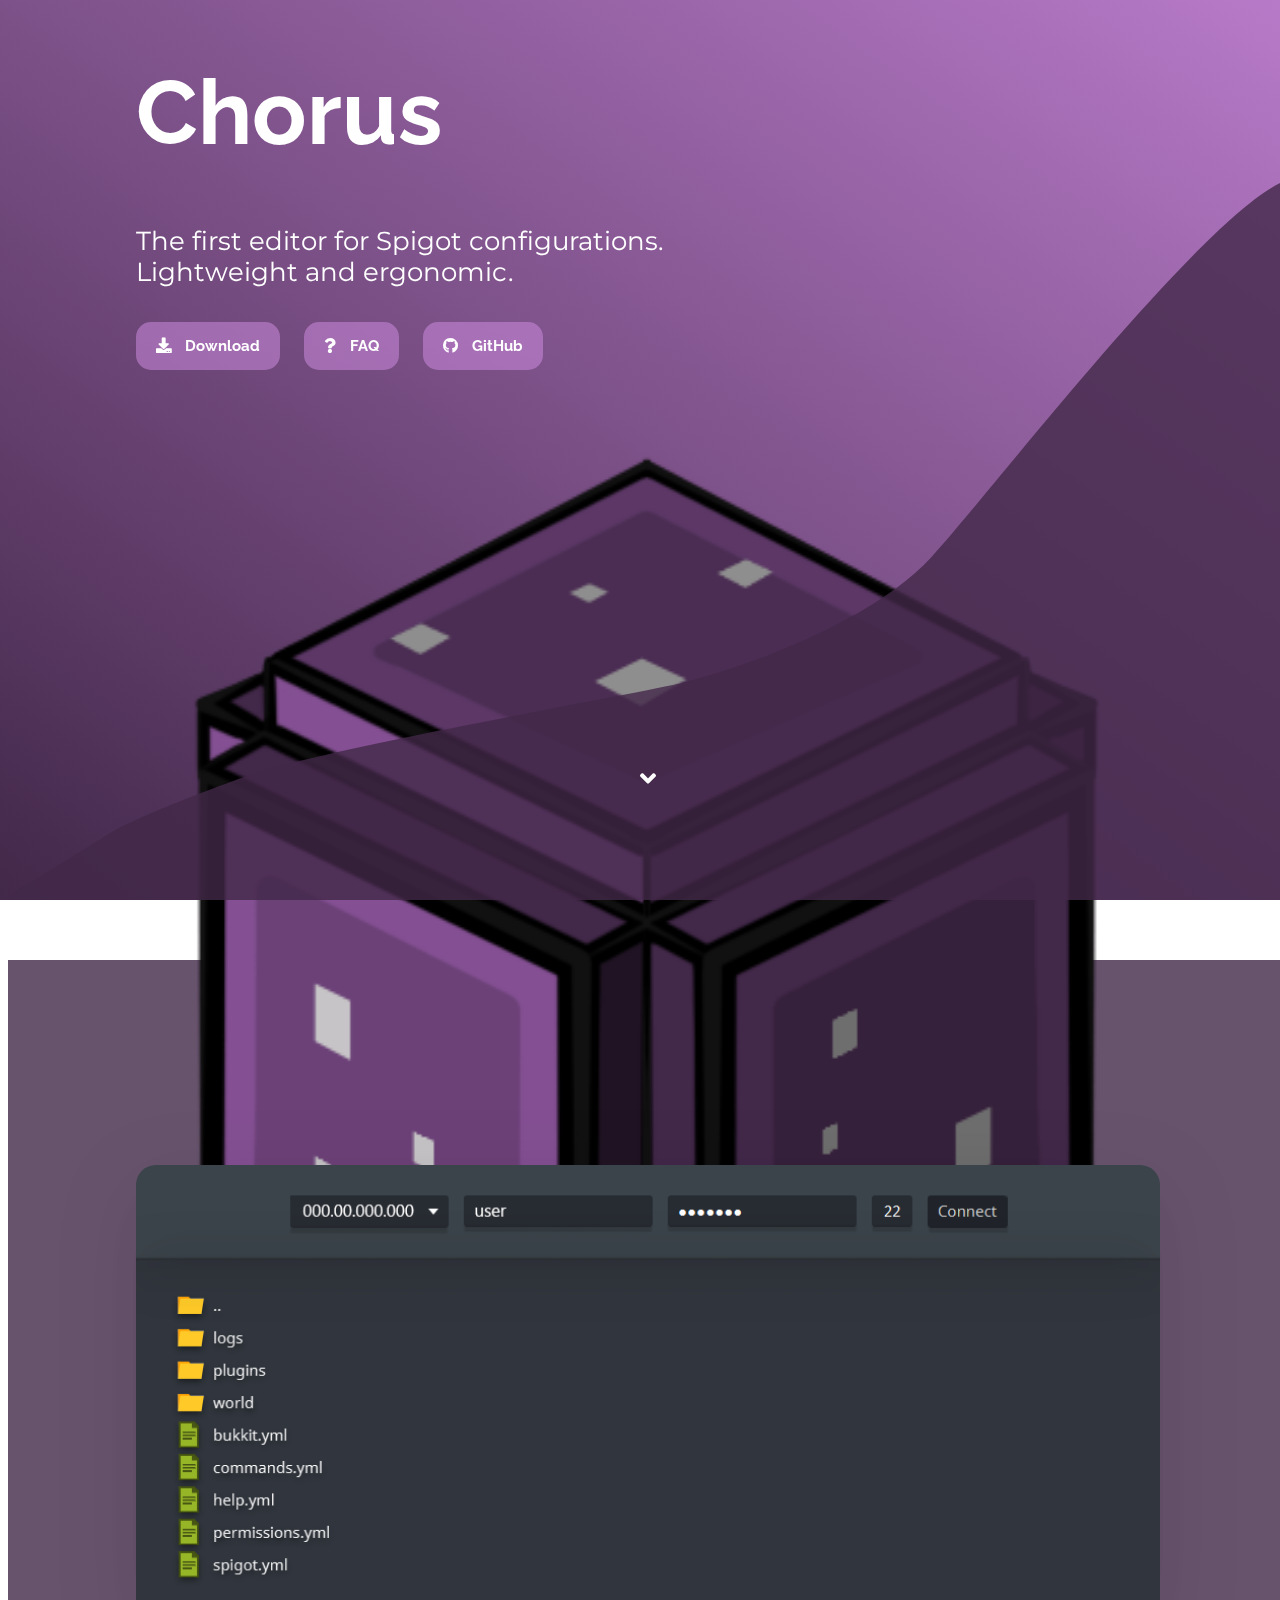
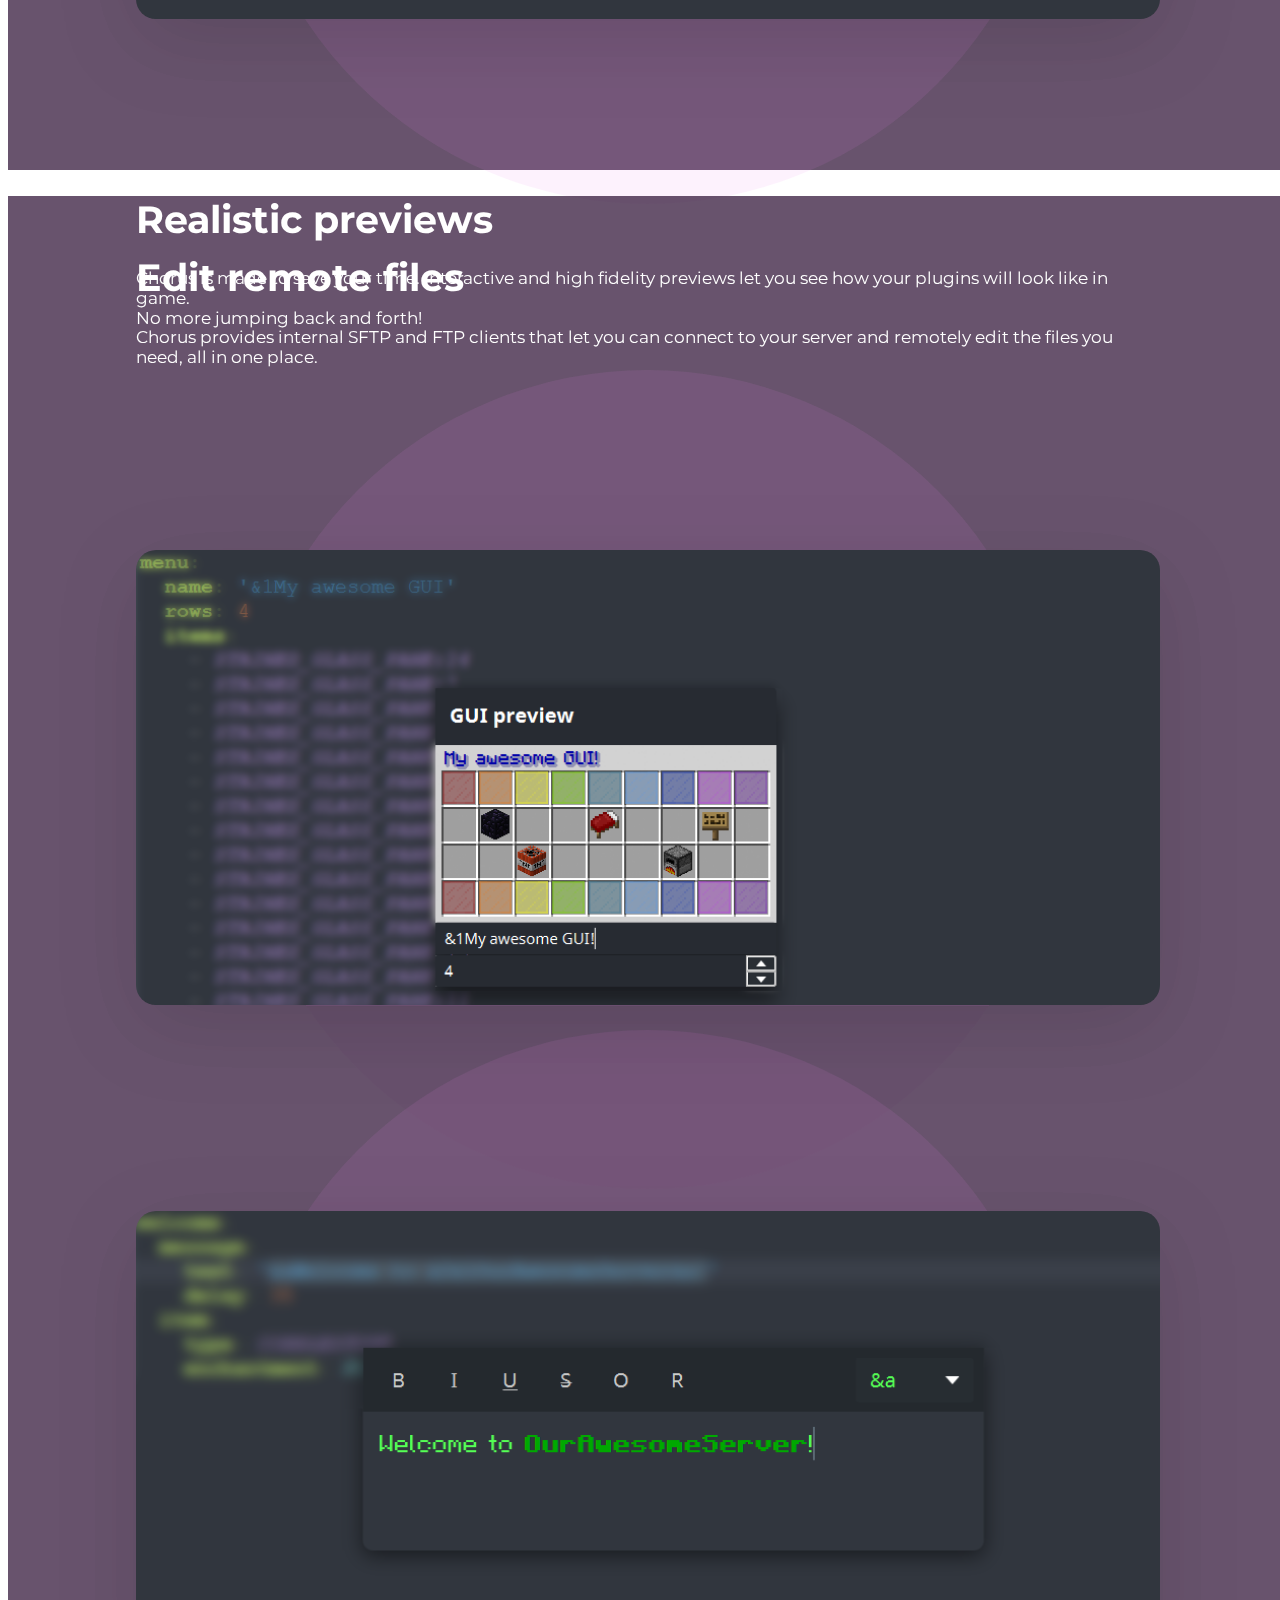
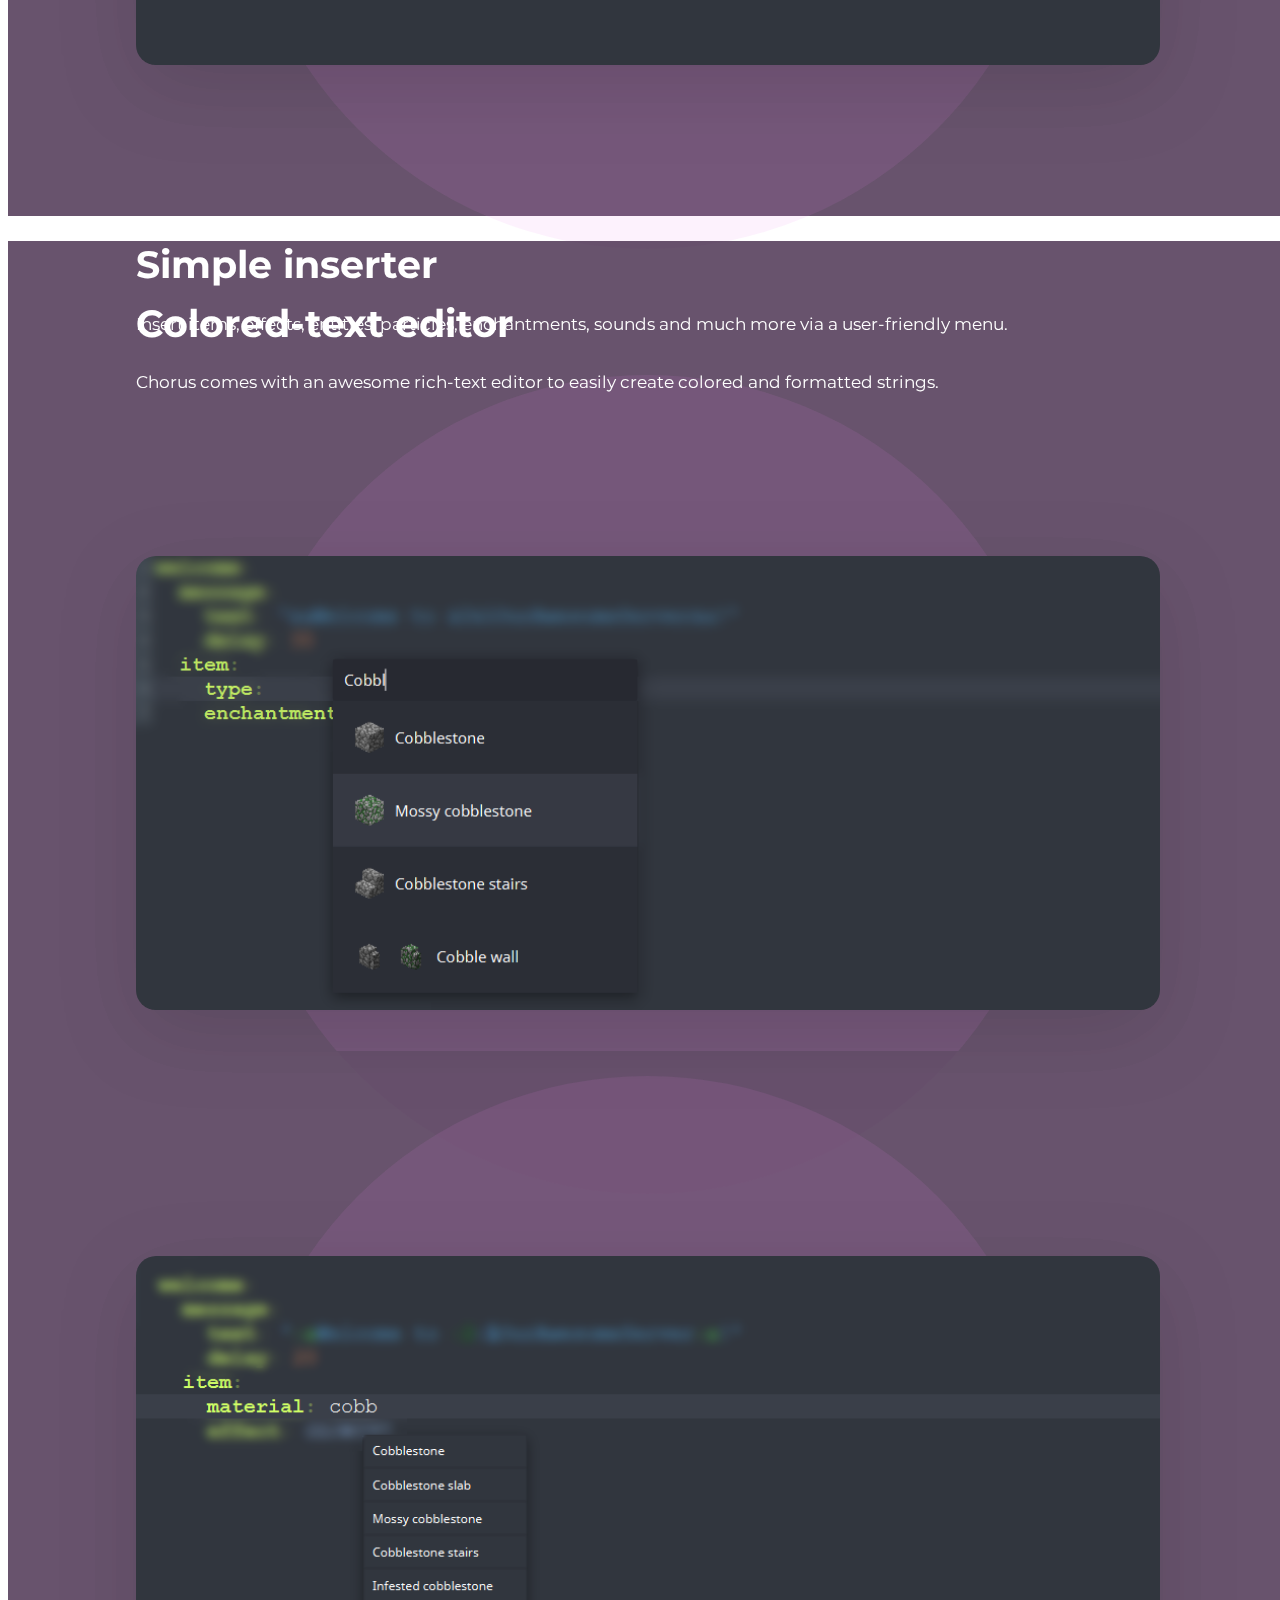
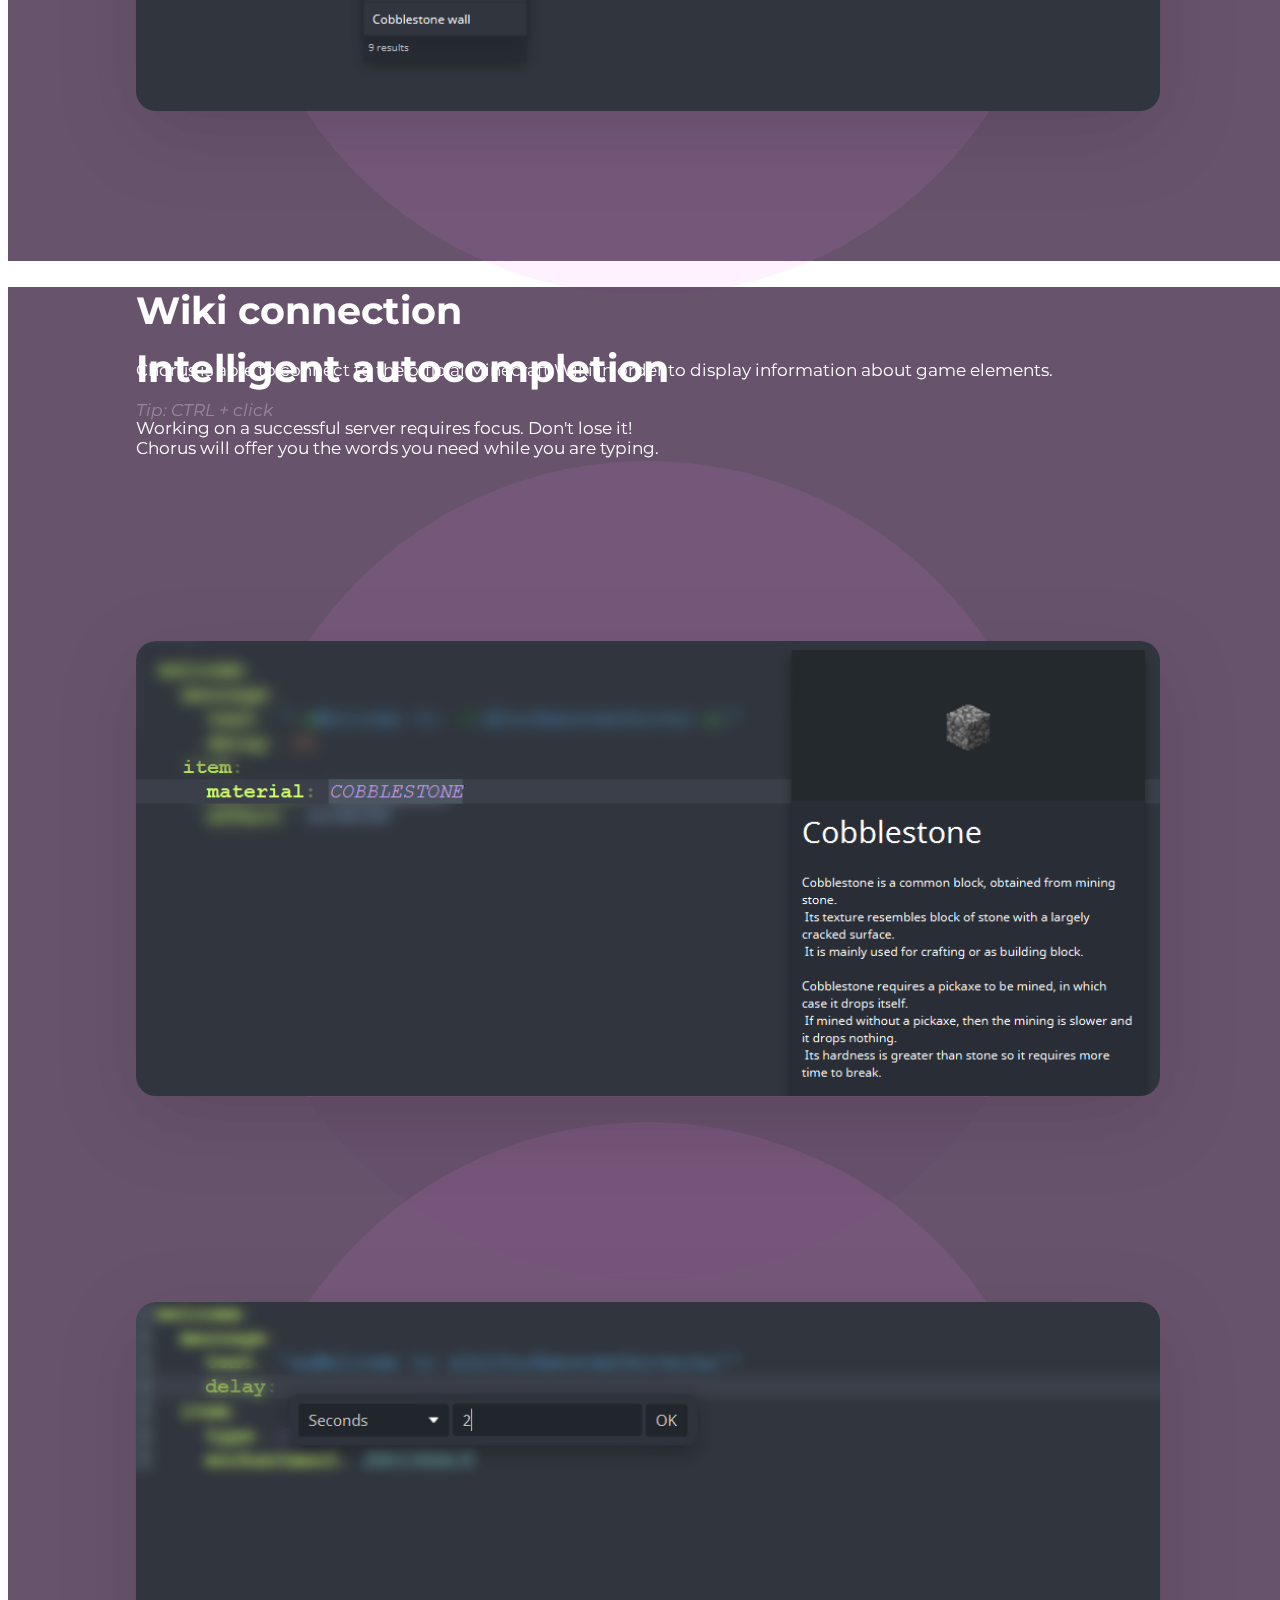
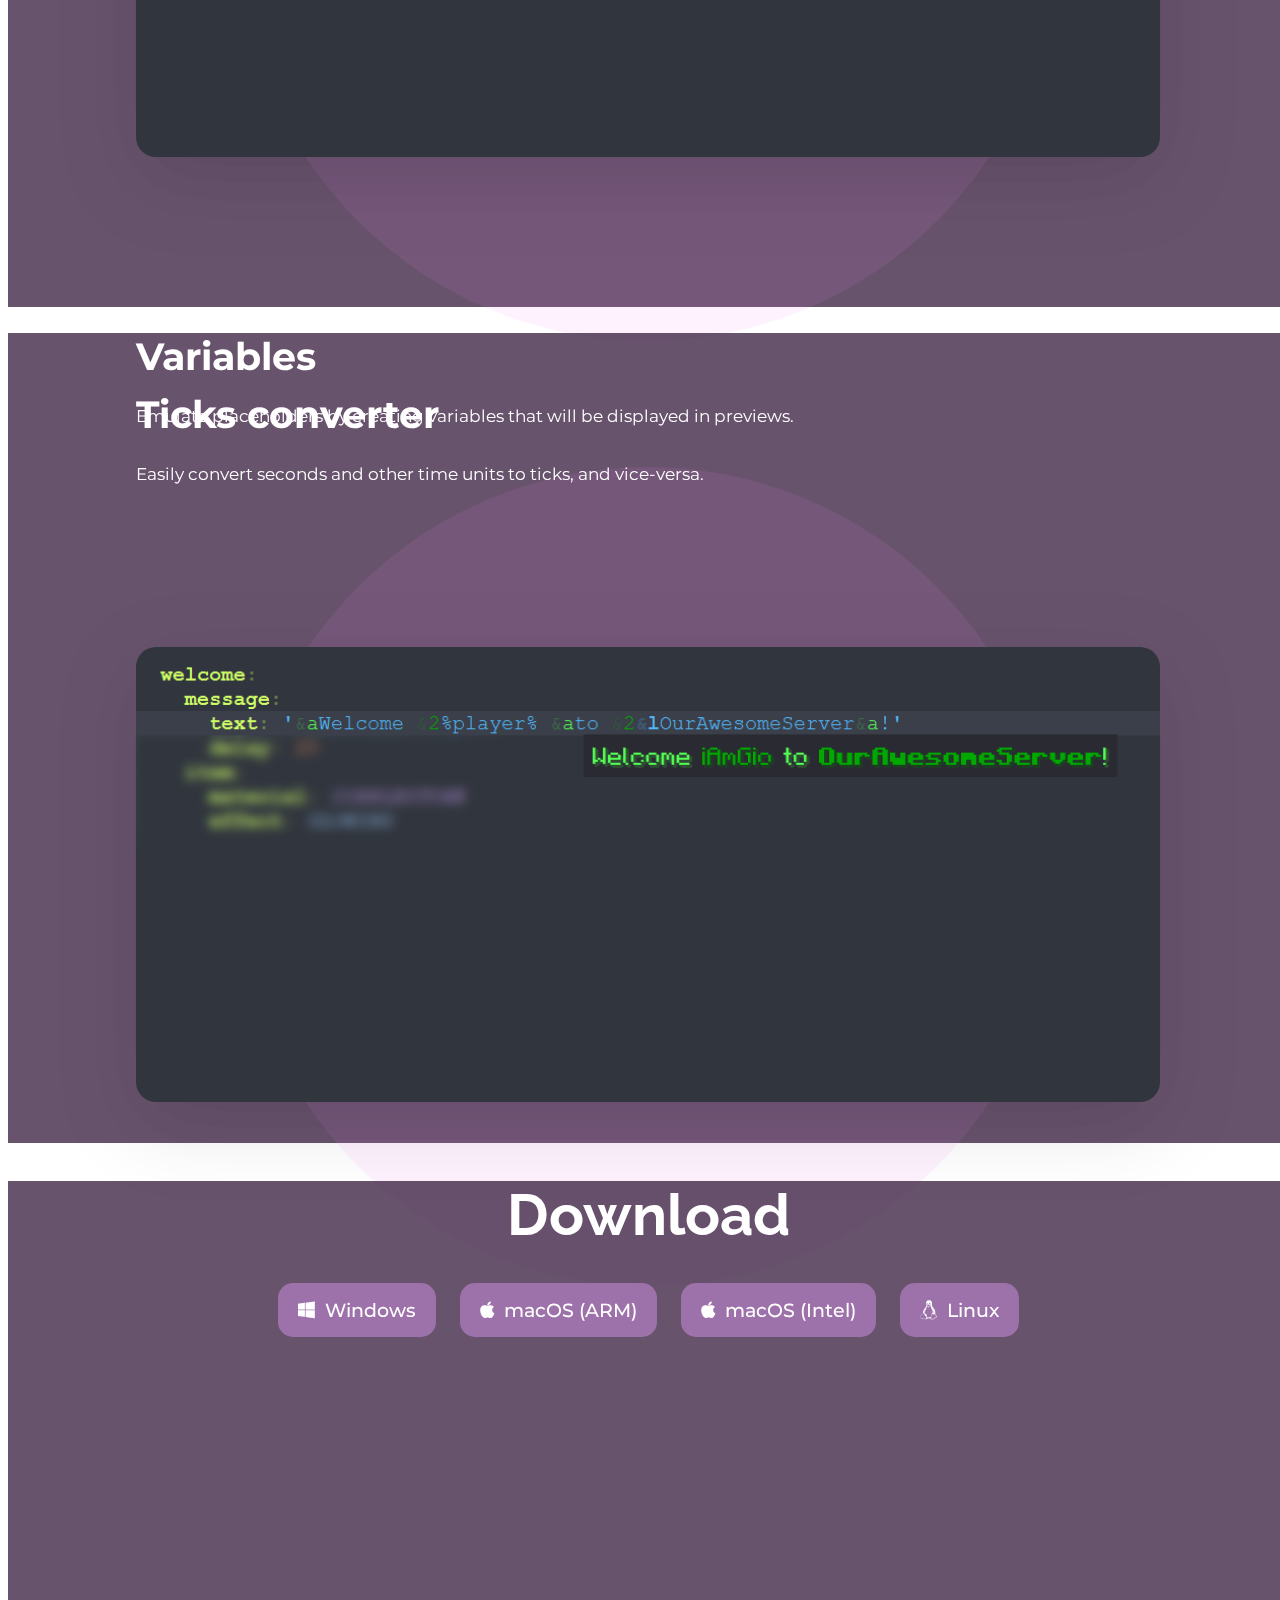
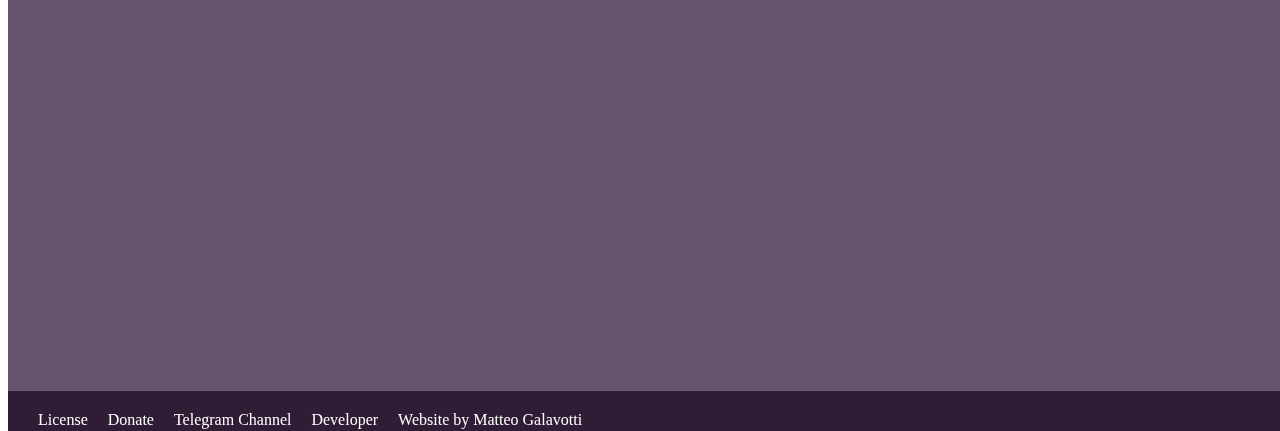
<file: index.html>
<!DOCTYPE html>
<html lang="en">
<head>
    <meta charset="UTF-8">
    <meta name="viewport" content="width=device-width, initial-scale=1.0">
    <meta name="description" content="The first editor for Spigot configurations. Lightweight and ergonomic.">
    <meta name="keywords" content="editor, chorus, minecraft, spigot, spigot editor, yaml, yml editor, yml, plugin, plugins, minecraft plugin">
    <title>Chorus</title>
    <link rel="icon" type="image/png" href="img/logo.png"/>
    <link rel="stylesheet" href="style/style.css">
    <link rel="stylesheet" href="style/mobile.css">
    <link href="https://cdn.jsdelivr.net/npm/bootstrap@5.0.0-beta1/dist/css/bootstrap.min.css" rel="stylesheet" integrity="sha384-giJF6kkoqNQ00vy+HMDP7azOuL0xtbfIcaT9wjKHr8RbDVddVHyTfAAsrekwKmP1" crossorigin="anonymous">
    <link rel="stylesheet" href="https://cdnjs.cloudflare.com/ajax/libs/font-awesome/5.15.1/css/all.min.css">
</head>
<body>
    <img src="img/wave3.svg" draggable="false" class="home-wave" alt="Wave">
    <div class="slide-home">
        <div class="container-1 h-100" style="z-index: 99;">
            <div class="row h-100">
                <div class="col-9 my-auto home-left">
                    <h1 class="title">Chorus</h1>
                    <p class="desc">The first editor for Spigot configurations. <br> Lightweight and ergonomic.</p>
                    <a href="#download"><div class="button" style="margin-right: 20px"><i class="fas fa-download"></i> Download</div></a>
                    <a href="faq.html" target="_blank"><div class="button" style="margin-right: 20px"><i class="fas fa-question"></i> FAQ</div></a>
                    <a href="https://github.com/iAmGio/chorus" target=”_blank”><div class="button" ><i class="fab fa-github"></i> GitHub</div></a>
                </div>
                <div class="col-3 my-auto home-right">
                    <img src="img/logo.png" alt="Logo" style="width: 100%; height: auto;">
                </div>
            </div>
        </div>
            <div class="arrow">
                <a href="#feature"><i class="fas fa-angle-down"></i></a>
            </div>
    </div>

    <div class="slide-feature" id='feature'>
        <div class="container-1 h-100" style="z-index: 99;">
            <div class="row h-100">
                <div class="col my-auto mr-2 image">
                    <img src="img/slide1.png" alt="Feature">
                </div>
                <div class="col-1"></div>
                <div class="col my-auto text">
                    <h1 class="title">Edit remote files</h1>
                    <p class="desc mt-1">Chorus provides internal SFTP and FTP clients that let you can connect to your server and remotely edit the files you need, all in one place.</p>
                </div>
            </div>
        </div>
    </div>

    <div class="slide-feature">
        <div class="container-1 h-100" style="z-index: 99;">
            <div class="row h-100">
                <div class="col my-auto text">
                    <h1 class="title">Realistic previews</h1>
                    <p class="desc mt-1">Chorus is made to save your time.
                        Interactive and high fidelity previews let you see how your plugins will look like in game.
                        <br> No more jumping back and forth!
                    </p>
                </div>
                <div class="col-1"></div>
                <div class="col my-auto mr-2 image">
                    <img src="img/slide3.png" alt="Feature">
                </div>
            </div>
        </div>
    </div>

    <div class="slide-feature">
        <div class="container-1 h-100" style="z-index: 99;">
            <div class="row h-100">
                <div class="col my-auto mr-2 image">
                    <img src="img/slide5.png" alt="Feature">
                </div>
                <div class="col-1"></div>
                <div class="col my-auto text">
                    <h1 class="title">Colored-text editor</h1>
                    <p class="desc mt-1">Chorus comes with an awesome rich-text editor to easily create colored and formatted strings.</p>
                </div>
            </div>
        </div>
    </div>

    <div class="slide-feature">
        <div class="container-1 h-100" style="z-index: 99;">
            <div class="row h-100">
                <div class="col my-auto text">
                    <h1 class="title">Simple inserter</h1>
                    <p class="desc mt-1">Insert items, effects, entities, particles, enchantments, sounds and much more via a user-friendly menu.</p>
                </div>
                <div class="col-1"></div>
                <div class="col my-auto mr-2 image">
                    <img src="img/slide4.png" alt="Feature">
                </div>
            </div>
        </div>
    </div>

    <div class="slide-feature">
        <div class="container-1 h-100" style="z-index: 99;">
            <div class="row h-100">
                <div class="col my-auto mr-2 image">
                    <img src="img/slide2.png" alt="Feature">
                </div>
                <div class="col-1"></div>
                <div class="col my-auto text">
                    <h1 class="title">Intelligent autocompletion</h1>
                    <p class="desc mt-1">Working on a successful server requires focus. Don't lose it!
                        <br>Chorus will offer you the words you need while you are typing.
                    </p>
                </div>
            </div>
        </div>
    </div>

    <div class="slide-feature">
        <div class="container-1 h-100" style="z-index: 99;">
            <div class="row h-100">
                <div class="col my-auto text">
                    <h1 class="title">Wiki connection</h1>
                    <p class="desc mt-1">
                        Chorus is able to connect to the official Minecraft Wiki in order to display information about game elements.
                        <br><br><i style="mix-blend-mode: soft-light">Tip: CTRL + click</i>
                    </p>
                </div>
                <div class="col-1"></div>
                <div class="col my-auto mr-2 image">
                    <img src="img/slide6.png" alt="Feature">
                </div>
            </div>
        </div>
    </div>

    <div class="slide-feature">
        <div class="container-1 h-100" style="z-index: 99;">
            <div class="row h-100">
                <div class="col my-auto mr-2 image">
                    <img src="img/slide7.png" alt="Feature">
                </div>
                <div class="col-1"></div>
                <div class="col my-auto text">
                    <h1 class="title">Ticks converter</h1>
                    <p class="desc mt-1">Easily convert seconds and other time units to ticks, and vice-versa.</p>
                </div>
            </div>
        </div>
    </div>

    <div class="slide-feature">
        <div class="container-1 h-100" style="z-index: 99;">
            <div class="row h-100">
                <div class="col my-auto text">
                    <h1 class="title">Variables</h1>
                    <p class="desc mt-1">Emulate placeholders by creating variables that will be displayed in previews.</p>
                </div>
                <div class="col-1"></div>
                <div class="col my-auto mr-2 image">
                    <img src="img/slide8.png" alt="Feature">
                </div>
            </div>
        </div>
    </div>

    <div class="slide-2">
        <div class="container-1 h-100" style="z-index: 99;">
            <div class="row h-100" id="download">
                <div class="col my-auto">
                    <h1 class="title">Download</h1>
                    <p class="subtitle"><b id="version"></b> <span id="date"></span></p>
                    <div style="text-align: center;">
                        <a id="exec_exe" href=""><div class="button" style="margin-right: 20px"><i class="fab fa-windows"></i>Windows</div></a>
                        <a id="exec_arm_app" href=""><div class="button" style="margin-right: 20px"><i class="fab fa-apple"></i>macOS (ARM)</div></a>
                        <a id="exec_x86_app" href=""><div class="button" style="margin-right: 20px"><i class="fab fa-apple"></i>macOS (Intel)</div></a>
                        <a id="exec_jar" href=""><div class="button"><i class="fab fa-linux"></i>Linux</div></a>
                    </div>
                </div>
                </div>
            </div>
        </div>

    <div class="footer clearfix">
    <div class="content ">
        <a href="https://github.com/iAmGio/chorus/blob/master/LICENSE">License</a>
        <a href="https://paypal.me/giogar">Donate</a>
        <a href="https://t.me/chorusmc">Telegram Channel</a>
        <a href="https://t.me/iAmGio">Developer</a>
        <a href="https://t.me/moonmatt">Website by Matteo Galavotti</a>
    </div>
</div>

    <script src="script/script.js"></script>
    <script>updateDownloadUrls()</script>
</body>
</html>
</file>
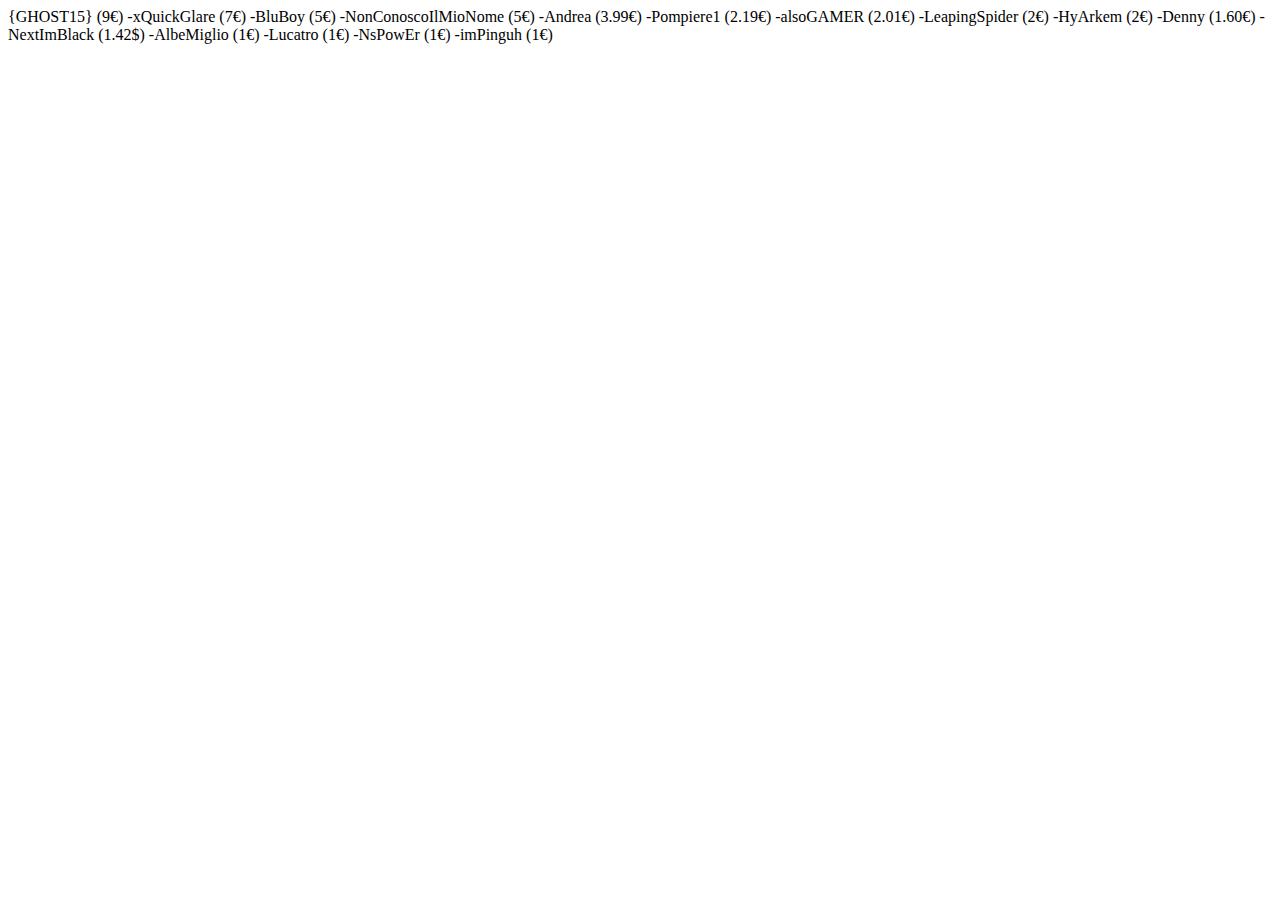
<file: donors.html>
<!DOCTYPE html>
<html>
<head>
  <meta charset="utf-8">
  <title>Chorus - Donors</title>
</head>
<body>
{GHOST15} (9€)
-xQuickGlare (7€)
-BluBoy (5€)
-NonConoscoIlMioNome (5€)
-Andrea (3.99€)
-Pompiere1 (2.19€)
-alsoGAMER (2.01€)
-LeapingSpider (2€)
-HyArkem (2€)
-Denny (1.60€)
-NextImBlack (1.42$)
-AlbeMiglio (1€)
-Lucatro (1€)
-NsPowEr (1€)
-imPinguh (1€)
</body>
</html>
</file>
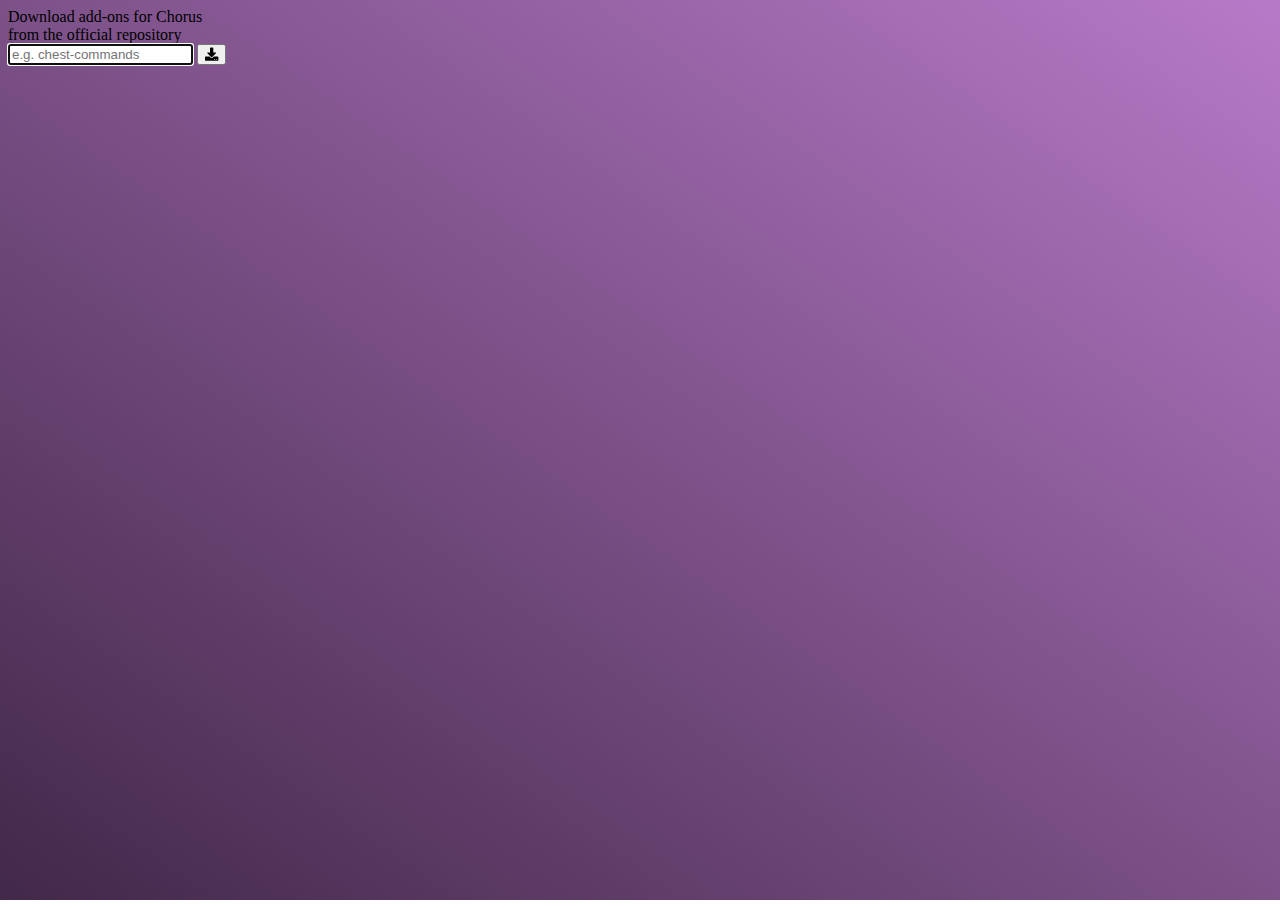
<file: download-addon.html>
<!DOCTYPE html>
<html lang="en">
<head>
    <meta charset="UTF-8">
    <meta name="viewport" content="width=device-width, initial-scale=1.0">
    <title>Download add-ons</title>
    <link rel="icon" type="image/png" href="img/logo.png"/>
    <link rel="stylesheet" href="style/style.css">
    <link rel="stylesheet" href="style/mobile.css">
    <link href="https://cdn.jsdelivr.net/npm/bootstrap@5.0.0-beta1/dist/css/bootstrap.min.css" rel="stylesheet"
          integrity="sha384-giJF6kkoqNQ00vy+HMDP7azOuL0xtbfIcaT9wjKHr8RbDVddVHyTfAAsrekwKmP1" crossorigin="anonymous">
    <link rel="stylesheet" href="https://cdnjs.cloudflare.com/ajax/libs/font-awesome/5.15.1/css/all.min.css">
</head>
<body>
<div class="download-addons">
    <div class="content">
        <span class="title">Download add-ons for Chorus</span><br>
        <span class="subtitle">from the official repository</span>
        <label for="addon-field" style="display: none"></label>
        <div id="addon-search">
            <div class="input-group mb-3">
                <input type="text" autofocus="autofocus" class="form-control" id="addon-field" name="addon" placeholder="e.g. chest-commands" aria-label="e.g. chest-commands" aria-describedby="addon-btn">
                <button class="btn btn-outline-secondary download" type="button" id="addon-btn" onclick="downloadAddon()">
                    <i id="addon-button-content" class="fas fa-download"></i>
                </button>
            </div>
        </div>
    </div>
</div>

<script src="script/api/gitzip/FileSaver.min.js"></script>
<script src="script/api/gitzip/jszip.min.js"></script>
<script src="script/api/gitzip/API.js"></script>
<script src="script/script.js"></script>
<script>initAddonFieldListener()</script>
</body>
</html>
</file>
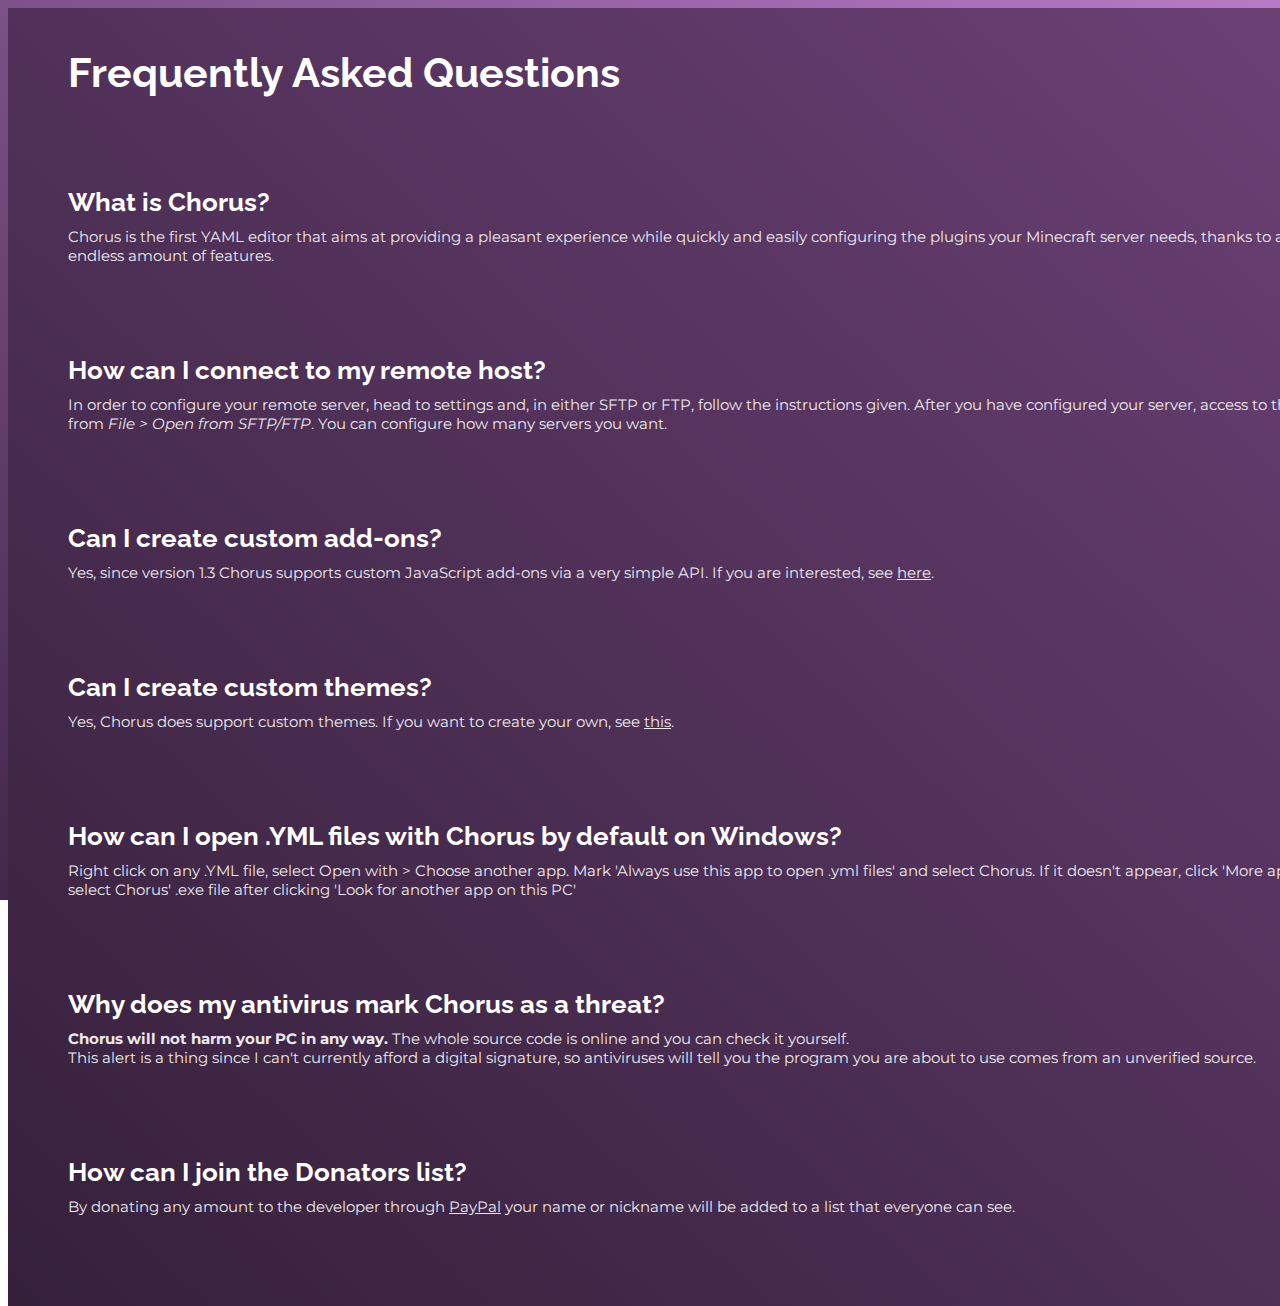
<file: faq.html>
<!DOCTYPE html>
<html lang="en">
<head>
    <meta charset="UTF-8">
    <meta name="viewport" content="width=device-width, initial-scale=1.0">
    <title>Chorus</title>
    <link rel="stylesheet" href="style/style.css">
    <link rel="stylesheet" href="style/mobile.css">
    <link href="https://cdn.jsdelivr.net/npm/bootstrap@5.0.0-beta1/dist/css/bootstrap.min.css" rel="stylesheet" integrity="sha384-giJF6kkoqNQ00vy+HMDP7azOuL0xtbfIcaT9wjKHr8RbDVddVHyTfAAsrekwKmP1" crossorigin="anonymous">
    <link rel="stylesheet" href="https://cdnjs.cloudflare.com/ajax/libs/font-awesome/5.15.1/css/all.min.css">
</head>
<body class="faqs">
    <div class="title">Frequently Asked Questions</div>

    <div class="faq">
        <div class="question">What is Chorus?</div>
        <div class="answer">Chorus is the first YAML editor that aims at providing a pleasant experience while quickly and easily configuring the plugins your Minecraft server needs, thanks to an endless amount of features.</div>
    </div>

    <div class="faq">
        <div class="question">How can I connect to my remote host?</div>
        <div class="answer">In order to configure your remote server, head to settings and, in either SFTP or FTP, follow the instructions given. After you have configured your server, access to the server from <i>File > Open from SFTP/FTP</i>. You can configure how many servers you want.</div>
    </div>

    <div class="faq">
        <div class="question">Can I create custom add-ons?</div>
        <div class="answer">Yes, since version 1.3 Chorus supports custom JavaScript add-ons via a very simple API. If you are interested, see <a href='https://github.com/iAmGio/chorus#writing-your-own-add-on' target='_blank'>here</a>.</div>
    </div>

    <div class="faq">
        <div class="question">Can I create custom themes?</div>
        <div class="answer">Yes, Chorus does support custom themes. If you want to create your own, see <a href='https://github.com/iAmGio/chorus#creating-your-own-theme' target='_blank'>this</a>.</div>
    </div>

    <div class="faq">
        <div class="question">How can I open .YML files with Chorus by default on Windows?</div>
        <div class="answer">Right click on any .YML file, select Open with > Choose another app. Mark 'Always use this app to open .yml files' and select Chorus. If it doesn't appear, click 'More apps' and select Chorus' .exe file after clicking 'Look for another app on this PC'</div>
    </div>

    <div class="faq">
        <div class="question">Why does my antivirus mark Chorus as a threat?</div>
        <div class="answer"><b>Chorus will not harm your PC in any way.</b> The whole source code is online and you can check it yourself.<br>This alert is a thing since I can't currently afford a digital signature, so antiviruses will tell you the program you are about to use comes from an unverified source.</div>
    </div>

    <div class="faq">
        <div class="question">How can I join the Donators list?</div>
        <div class="answer">By donating any amount to the developer through <a href='http://donate.chorusmc.org' target='_blank'>PayPal</a> your name or nickname will be added to a list that everyone can see.</div>
    </div>
</body>
</html>
</file>
<file: style/style.css>
@import url('https://fonts.googleapis.com/css2?family=Raleway:ital,wght@0,100;0,200;0,300;0,400;0,500;0,600;0,700;0,800;0,900;1,100;1,200;1,300;1,400;1,500;1,600;1,700;1,800;1,900&display=swap');
@import url('https://fonts.googleapis.com/css2?family=Montserrat:ital,wght@0,100;0,200;0,300;0,400;0,500;0,600;0,700;0,800;0,900;1,100;1,200;1,300;1,400;1,500;1,600;1,700;1,800;1,900&display=swap');

html, body {
    height: 100%;
    width: 100%;
    background: linear-gradient(to top right, #422849, #b77ac8) no-repeat fixed;
    background-size: cover;
}

.slide-home {
    height: 100%;
}

.home-wave {
    position: absolute;
    opacity: 1;
    bottom: 0;
    z-index: 1;
    -webkit-user-select: none;
    -khtml-user-select: none;
    -moz-user-select: none;
    -o-user-select: none;
    user-select: none;
    width: 100%;
}

.home-left {
    z-index: 99;
}

.home-right {
    z-index: 99;
}

.home-left .title {
    font-size: 7vw;
    font-weight: bold;
    color: #fff;
    font-family: 'Raleway', sans-serif;
}

.home-left .desc {
    font-size: 2vw;
    /* font-weight: lighter; */
    color: #fff;
    font-family: 'Montserrat', sans-serif;
    margin-bottom: 50px;
}

.home-left, .home-right {
    padding-bottom: 100px;
}

.button {
    background: rgba(211, 143, 230, 0.5);
    display: inline;
    border-radius: 15px;
    padding: 15px 20px 15px 20px;
    color: #fff;
    font-size: 1.2vw;
    /* margin-right: 30px; */
    font-weight: bold;
    font-family: 'Raleway', sans-serif;
}

.button i {
    margin-right: 10px;
}

/* Second Slide */
.slide-2 {
    height: 100%;
    /* background-color: #422849; */
}

.slide-2 .title {
    font-size: 4.5vw;
    font-weight: bold;
    color: #fff;
    font-family: 'Raleway', sans-serif;
    text-align: center;
}

.slide-2 .subtitle {
    font-size: 2vw;
    text-align: center;
    color: #fff;
    font-family: 'Montserrat', sans-serif;
    margin-bottom: 50px;
}

.slide-2 #date {
    mix-blend-mode: soft-light;
}

.slide-2 .button {
    font-size: 1.5vw;
    color: #fff;
    font-family: 'Montserrat', sans-serif;
    font-weight: 500;
    text-align: center;
}

/* Second Slide */
.slide-left {
    height: 100%;
    /* background-color: #4f3058; */
}

.slide-left .title {
    font-size: 4.5vw;
    font-weight: bold;
    color: #fff;
    font-family: 'Raleway', sans-serif;
    text-align: center;
}

.slide-left .subtitle {
    font-size: 2vw;
    text-align: center;
    color: #fff;
    font-family: 'Montserrat', sans-serif;
    margin-bottom: 50px;
    font-weight: lighter;
}

.slide-left .button {
    font-size: 1.5vw;
    color: #fff;
    font-family: 'Montserrat', sans-serif;
    font-weight: 500;
    text-align: center;
}

.slide-feature, .slide-2 {
    height: 90%;
    background-color: rgba(66, 40, 73, .8);
}

.slide-feature img {
    width: 100%;
    height: auto;
}

.slide-feature .title {
    font-size: 3vw;
    color: #fff;
    font-family: 'Montserrat', sans-serif;
    text-align: left;
    font-weight: bold;
}

.slide-feature .desc {
    font-size: 1.3vw;
    font-family: 'Montserrat', sans-serif;
    color: #fff
}

.footer {
    background-color: #301C34;
    padding: 20px;
}

.footer a {
    padding: 0 10px 0 10px;
    color: white;
    width: 100%;
    text-decoration: none;
}

.footer a:hover {
    color: white;
    text-decoration: underline;
}

.faqs {
    padding: 40px 80px 0 60px;
    background: linear-gradient(to top right, #35203a, #6d4278);
    color: white;
    height: auto;
}

.faqs .title {
    font-size: 3.2vw;
    font-weight: bold;
    padding-bottom: 90px;
    font-family: 'Raleway', sans-serif;
}

.faq {
    padding-bottom: 90px;
}

.faq a {
    color: white;
}

.faq .question {
    font-size: 2vw;
    font-weight: bold;
    margin-bottom: 10px;
    font-family: 'Raleway', sans-serif;
}

.faq .answer {
    font-size: 1.2vw;
    font-family: 'Montserrat', sans-serif;
    opacity: .9;
}

.home-left a, .slide-2 a {
    text-decoration: none;
}

.button:hover {
    box-shadow: 0 .5rem 2rem rgba(255, 255, 255, 0.15) !important
}

.arrow {
    position: absolute;
    top: 85%;
    z-index: 9999999999;
    text-align: center;
    width: 100%;
    font-size: 2vw;
    font-weight: lighter;
    animation-name: upDown;
    animation-iteration-count: infinite;
    animation-duration: 1.5s;
    animation-timing-function: ease-in-out;
}

.arrow a, .arrow a:hover {
    text-decoration: none;
    color: #fff;
}

@keyframes upDown {
    0% {
        margin: 1vh 0 0 0;
    }
    50% {
        margin: 0.5vh 0 0 0;
    }
    100% {
        margin: 1vh 0 0 0;
    }
}

.container-1 {
    margin: 0 10% 0 10%;
}

.image {
    background: url('../img/circle.svg');
    background-repeat: no-repeat;
    background-size: 80%;
    background-position: center;
    padding: 20% 0 20% 0;
    text-align: center;
    /* border-radius: 20%; */
}

.image img {
    border-radius: 20px;
    filter: drop-shadow(0 22px 40px rgba(0, 0, 0, .12));
}

.footer .content {
    display: grid;
    grid-template-columns: auto auto auto auto auto;
    float: left;
}
</file>
<file: style/mobile.css>
/* 
  ##Device = Desktops
  ##Screen = 1281px to higher resolution desktops
*/

@media (min-width: 1281px) {
  
    /* CSS */
    
  }
  
  /* 
    ##Device = Laptops, Desktops
    ##Screen = B/w 1025px to 1280px
  */
  
  @media (min-width: 1025px) and (max-width: 1280px) {
    
    /* CSS */
    
  }
  
  /* 
    ##Device = Tablets, Ipads (portrait)
    ##Screen = B/w 768px to 1024px
  */
  
  @media (min-width: 768px) and (max-width: 1024px) {
    
    /* CSS */
    
  }
  
  /* 
    ##Device = Tablets, Ipads (landscape)
    ##Screen = B/w 768px to 1024px
  */
  
  @media (min-width: 768px) and (max-width: 1024px) and (orientation: landscape) {
    
    /* CSS */
    
  }
  
  /* 
    ##Device = Low Resolution Tablets, Mobiles (Landscape)
    ##Screen = B/w 481px to 767px
  */
  
  @media (min-width: 481px) and (max-width: 767px) {
    
    /* CSS */
    
  }
  
  /* 
    ##Device = Most of the Smartphones Mobiles (Portrait)
    ##Screen = B/w 320px to 479px
  */
  
  @media (min-width: 320px) and (max-width: 480px) {
    
    /* CSS */
    .col-9.my-auto.home-left {
        width: 100%;
        text-align: center;
    }
    .home-left .title {
        font-size: 12vw;
    }
    .home-left .desc {
        font-size: 5vw;
    }
    .home-left .button {
        font-size: 4vw;
        display: block;
        margin: 15px 15px 15px 15px!important;
    }
    .home-right {
        display: none;
    }
    .home-wave {
        display: none;
    }

    .slide-2 .title {
        font-size: 10vw;
    }
    .slide-2 .subtitle {
        font-size: 5vw;
        margin-bottom: 25px
    }
    .slide-2  .button {
        font-size: 4vw;
        display: block;
        margin: 15px 15px 15px 15px!important;
    }

    .slide-feature .row {
        display: table;
        height: 60%!important;
    }
    .slide-feature .text {
        display:table-footer-group;
    }
    .slide-feature .image {
        display:table-header-group;
    }
    .slide-feature .title {
        text-align: center;
        font-size: 8vw;
        font-weight: bold;
    }
    .slide-feature .desc {
        text-align: center;
        font-size: 3.5vw;
    }
    .slide-feature img {
        text-align: center;
        margin: 15px 0 15px 0;
        width: 50%;

    }
    
    .slide-feature {
        height: 60%;
    }

    .image img {
      border-radius: 0;
      width: 80%;
      padding: 20px 0 20px 0
    }
    .image {
      background-size: 50%;
    }
    /* FAQ */

    .faqs .title {
      font-size: 8vw;
      margin-bottom: 15px;
    }

    .faq .question {
      font-size: 5vw;
    }
    .faq .answer {
      font-size: 3.5vw;
    }

    .footer .content {
      grid-template-columns: auto;
  }
  .arrow a {
    font-size: 5vw;
  }
  }
</file>
